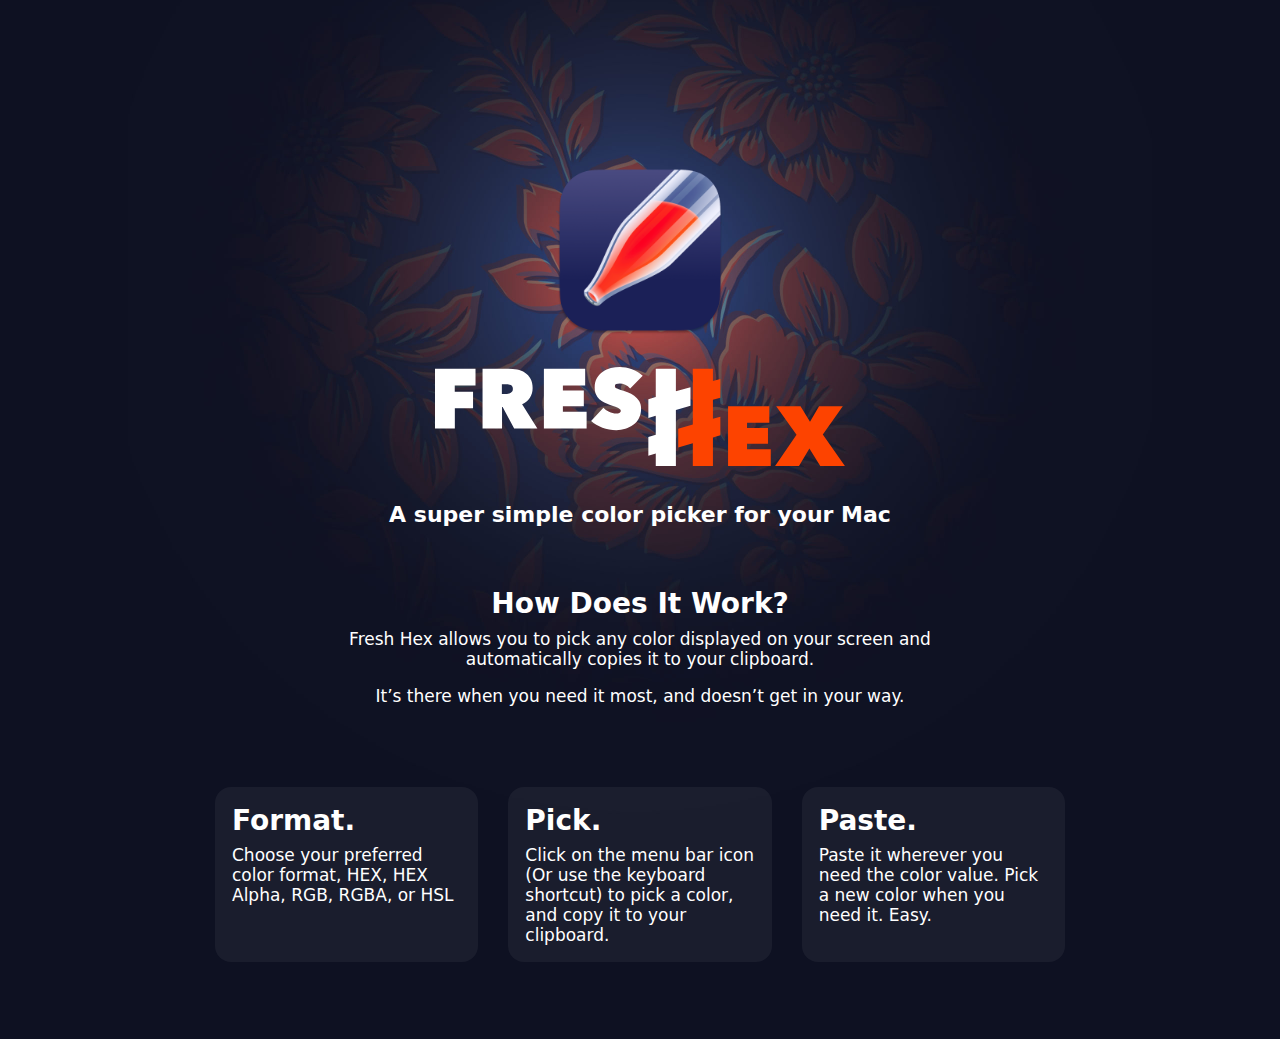
<file: index.html>
<!DOCTYPE html>
<html lang="en">
<head>
    <meta charset="UTF-8">
    <meta name="viewport" content="width=device-width">
    <title>Fresh Hex - A color picker for your Mac</title>
    <link rel="stylesheet" href="css/styles.css">
</head>
<body>
    <div class="container">
        <header class="header">
            <img src="img/icon_512x512@2x.png" alt="Fresh Hex App Icon" class="icon">
            <h1 class="logo"><img src="svg/logo.svg" alt="Fresh Hex Logo" width="410" height="99" ><span>Fresh Hex</span></h1>
            <h2>A super simple color picker for your Mac</h2>
        </header>
        <main class="main columns">
            <div class="main__intro">
                <h3>How Does It Work?</h3>
                <p>Fresh Hex allows you to pick any color displayed on your screen and automatically copies it to your clipboard.</p>
                <p>It’s there when you need it most, and doesn’t get in your way.</p>
                <!--<a href="#">Download</a>-->
            </div>
            <div class="main__features">
                <div class="main__features--feature">
                    
                    <div class="feature-text">
                        <h4>Format.</h4>
                        <p>Choose your preferred color format, HEX, HEX Alpha, RGB, RGBA, or HSL</p>
                    </div>
                </div>
                <div class="main__features--feature">
                   
                    <div class="feature-text">
                        <h5>Pick.</h5>
                        <p>Click on the menu bar icon (Or use the keyboard shortcut) to pick a color, and copy it to your clipboard. </p>
                    </div>
                </div>
                <div class="main__features--feature">
                    
                    <div class="feature-text">
                        <h6>Paste.</h6>
                        <p>Paste it wherever you need the color value. Pick a new color when you need it. Easy.</p>
                    </div>
                </div>
            </div>
        </main>
    </div>
        <footer class="footer">
            
        </footer>

</body>
</html>
</file>
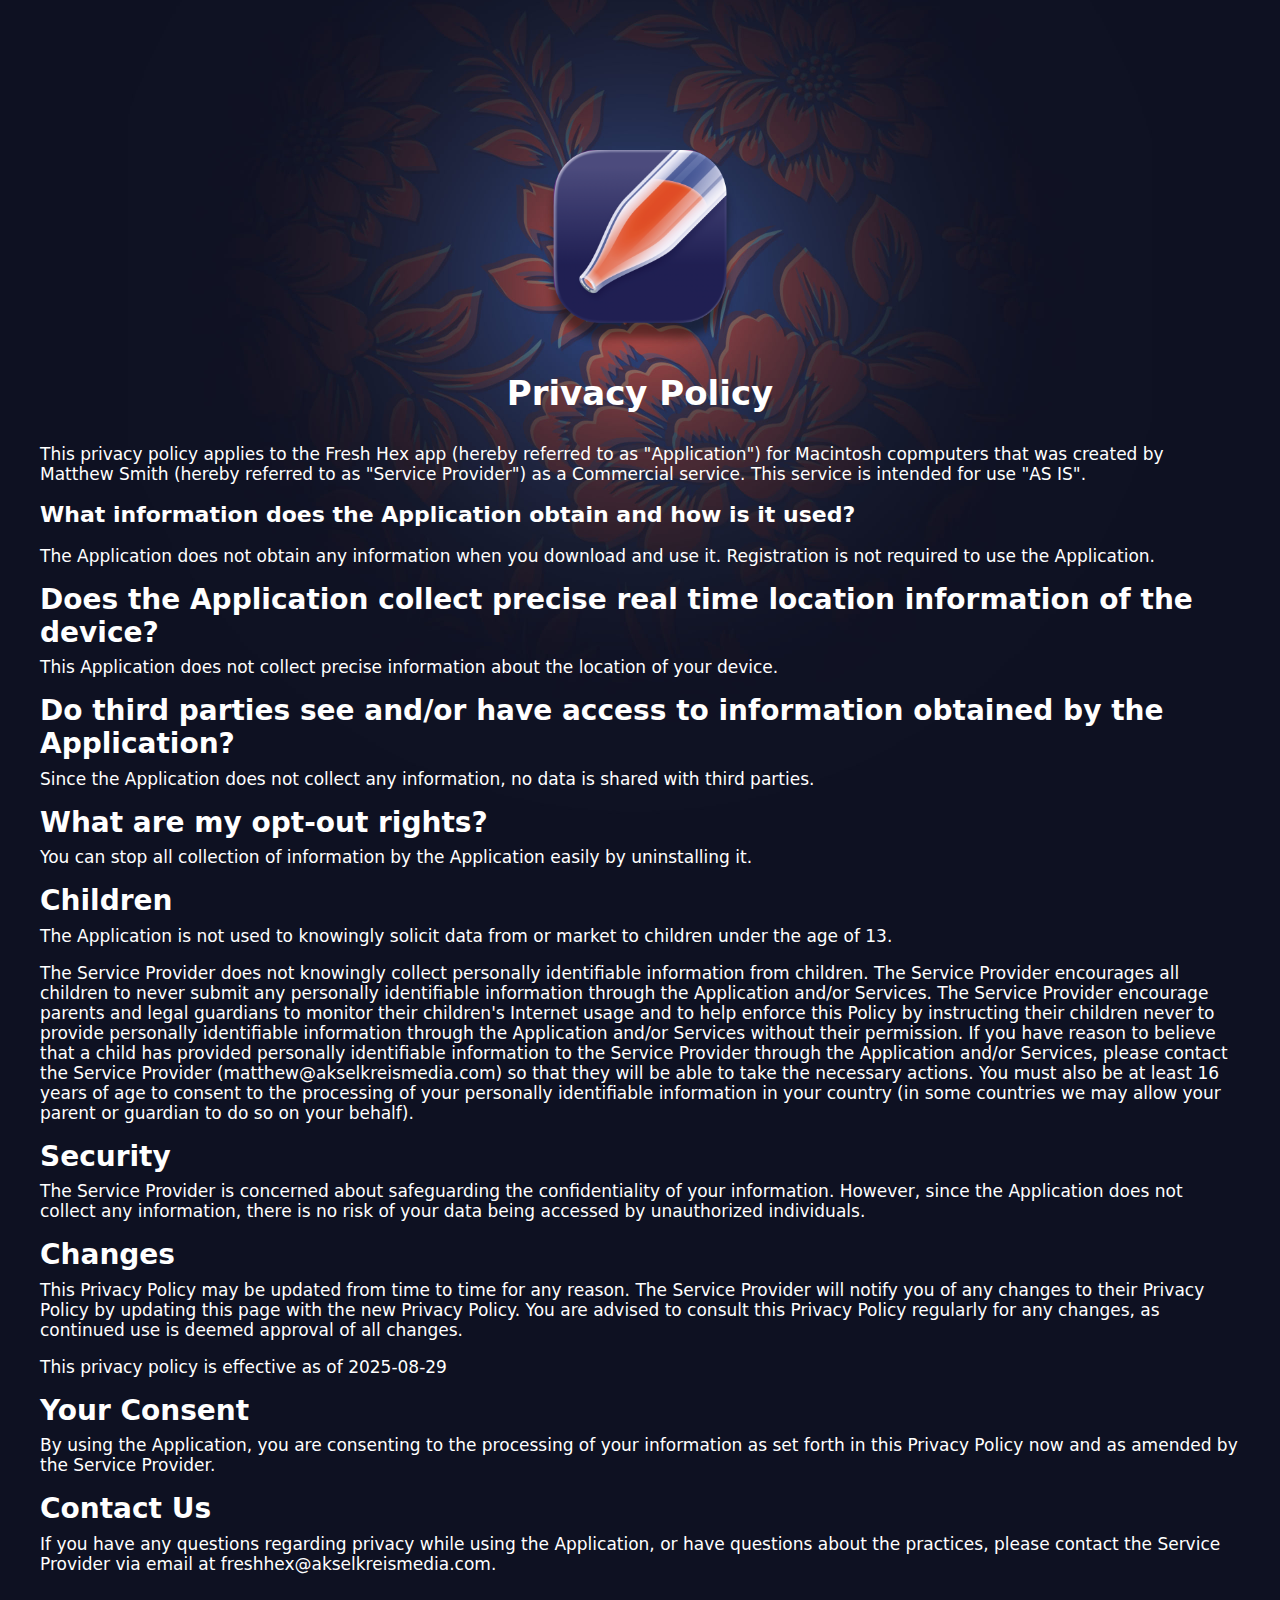
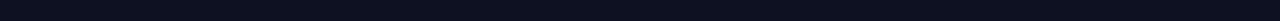
<file: privacy-policy.html>
<!DOCTYPE html>
    <html>
    <head>
      <meta charset='utf-8'>
      <meta name='viewport' content='width=device-width'>
      <title>Privacy Policy</title>
      <link rel="stylesheet" href="css/styles.css">
    </head>
    <body>
        <div class="container">
            <header class="header">
                <img src="img/icon.png" alt="Fresh Hex App Icon" class="icon">
                <h1>Privacy Policy</h1>
            </header>
            <main class="main left-align">
                <p>This privacy policy applies to the Fresh Hex app (hereby referred to as "Application") for Macintosh copmputers that was created by Matthew Smith (hereby referred to as "Service Provider") as a Commercial service. This service is intended for use "AS IS".</p>
                <h2>What information does the Application obtain and how is it used?</h2>
                <p>The Application does not obtain any information when you download and use it. Registration is not required to use the Application.</p>
                <h3>Does the Application collect precise real time location information of the device?</h3>
                <p>This Application does not collect precise information about the location of your device.</p>
                <h3>Do third parties see and/or have access to information obtained by the Application?</h3>
                <p>Since the Application does not collect any information, no data is shared with third parties.</p>
                <h4>What are my opt-out rights?</h4>
                <p>You can stop all collection of information by the Application easily by uninstalling it.</p>
                <h4>Children</h4>
                <p>The Application is not used to knowingly solicit data from or market to children under the age of 13.</p>
                <p>The Service Provider does not knowingly collect personally identifiable information from children. The Service Provider encourages all children to never submit any personally identifiable information through the Application and/or Services. The Service Provider encourage parents and legal guardians to monitor their children's Internet usage and to help enforce this Policy by instructing their children never to provide personally identifiable information through the Application and/or Services without their permission. If you have reason to believe that a child has provided personally identifiable information to the Service Provider through the Application and/or Services, please contact the Service Provider (matthew@akselkreismedia.com) so that they will be able to take the necessary actions. You must also be at least 16 years of age to consent to the processing of your personally identifiable information in your country (in some countries we may allow your parent or guardian to do so on your behalf).</p>
                <h5>Security</h5>
                <p>The Service Provider is concerned about safeguarding the confidentiality of your information. However, since the Application does not collect any information, there is no risk of your data being accessed by unauthorized individuals.</p>
                <h5>Changes</h5>
                <p>This Privacy Policy may be updated from time to time for any reason. The Service Provider will notify you of any changes to their Privacy Policy by updating this page with the new Privacy Policy. You are advised to consult this Privacy Policy regularly for any changes, as continued use is deemed approval of all changes.</p>
                <p>This privacy policy is effective as of 2025-08-29</p>
                <h6>Your Consent</h6>
                <p>By using the Application, you are consenting to the processing of your information as set forth in this Privacy Policy now and as amended by the Service Provider.</p>
                <h6>Contact Us</h6>
                <p>If you have any questions regarding privacy while using the Application, or have questions about the practices, please contact the Service Provider via email at freshhex@akselkreismedia.com.</p>
            </main>
            </div>
            <footer class="footer">
            
            </footer>
    </body>
    </html>
</file>
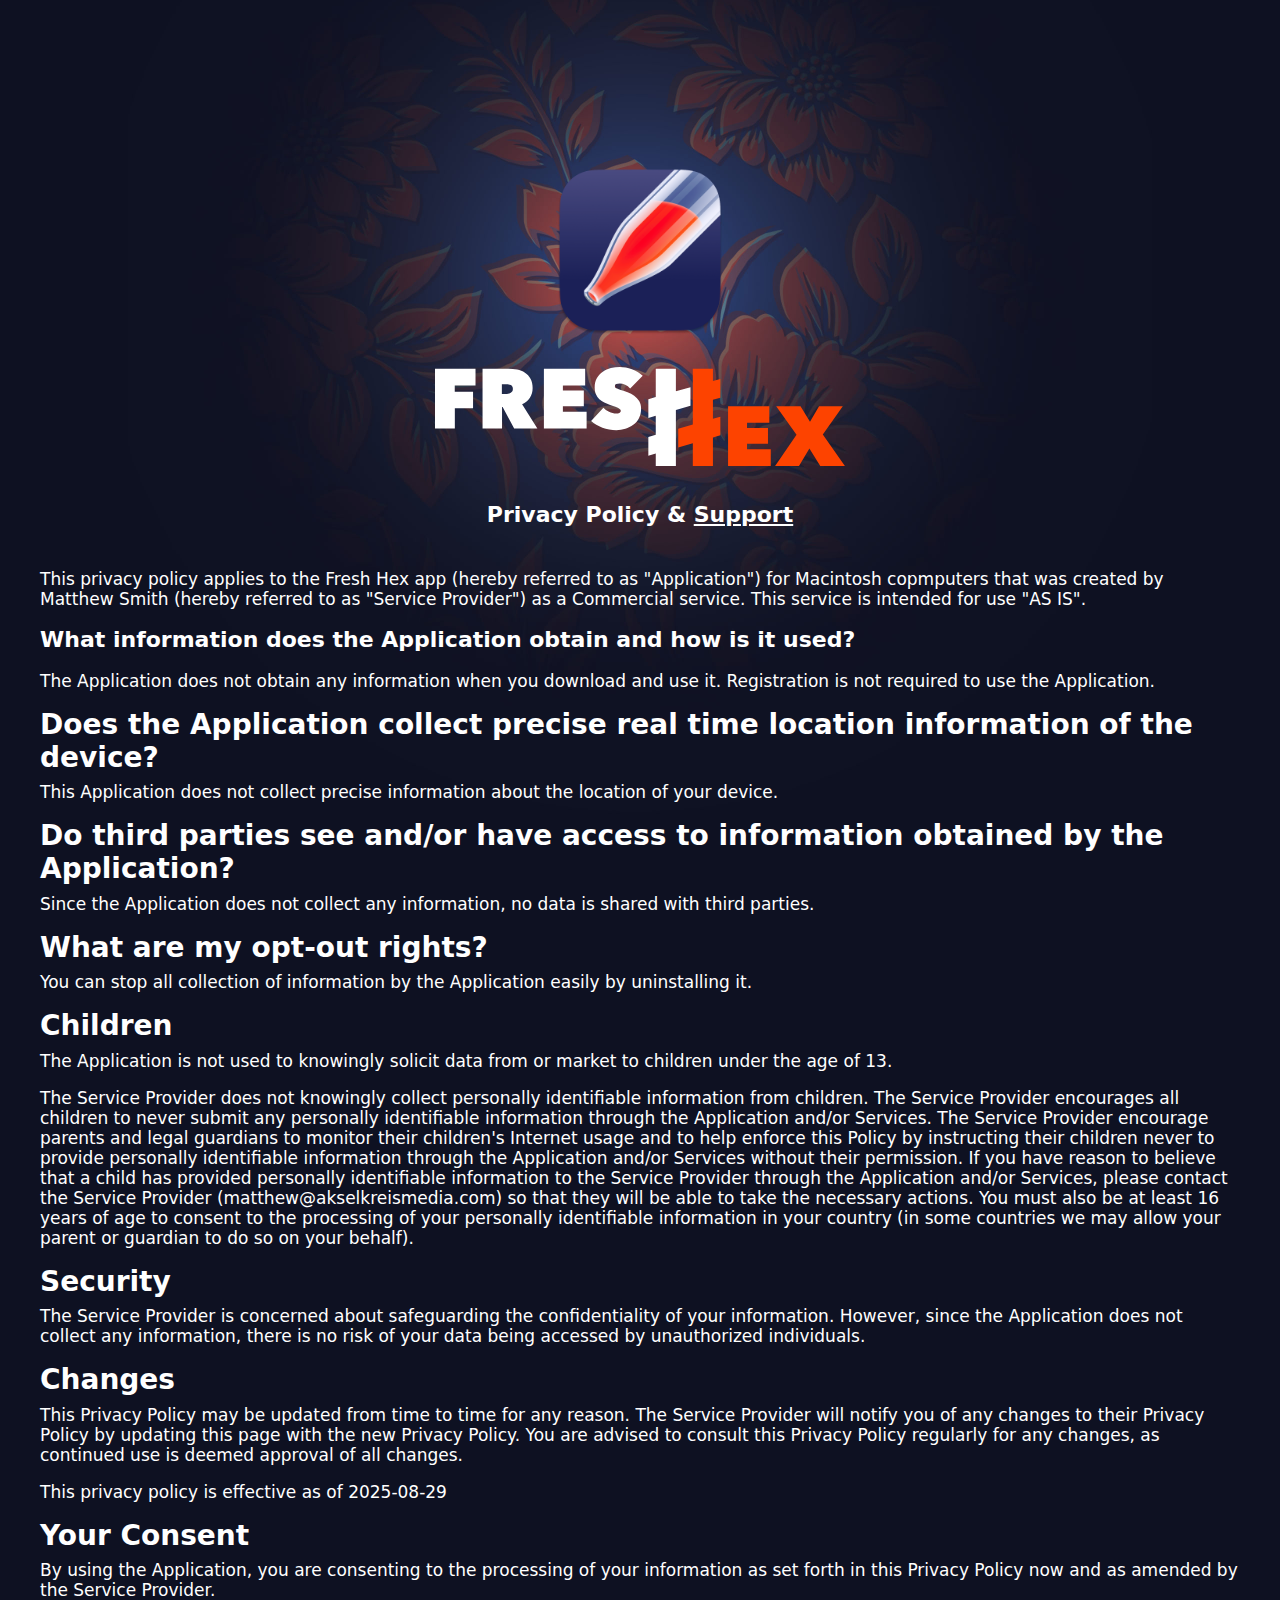
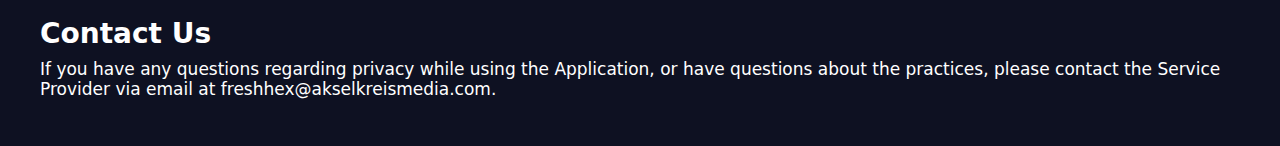
<file: privacy-support.html>
<!DOCTYPE html>
<html lang="en">
<head>
    <meta charset="UTF-8">
    <meta name="viewport" content="width=device-width">
    <title>Fresh Hex - A color picker for your Mac</title>
    <meta name="description" content="Free Web tutorials">
    <meta name="keywords" content="Color Picker, Easy color picker, Color Picker for Mac, Macintosh, MacOS, Color Sampler, Color Chooser">
    <meta name="author" content="Matthew Smith">
    <link rel="stylesheet" href="css/styles.css">
    <meta name="theme-color" content="#0E1122">
    <link rel="apple-touch-icon" sizes="180x180" href="/apple-touch-icon.png">
    <link rel="icon" type="image/png" sizes="32x32" href="/favicon-32x32.png">
    <link rel="icon" type="image/png" sizes="16x16" href="/favicon-16x16.png">
    <link rel="manifest" href="/site.webmanifest">
</head>
    <body>
        <div class="container">
            <header class="header">
                <img src="img/icon_512x512@2x.png" alt="Fresh Hex App Icon" class="icon">
            <h1 class="logo"><img src="svg/logo.svg" alt="Fresh Hex Logo" width="410" height="99" ><span>Fresh Hex</span></h1>
                <h2 class="headline">Privacy Policy & <a href="#support">Support</a></h2>
            </header>
            <main class="main left-align">
                <p>This privacy policy applies to the Fresh Hex app (hereby referred to as "Application") for Macintosh copmputers that was created by Matthew Smith (hereby referred to as "Service Provider") as a Commercial service. This service is intended for use "AS IS".</p>
                <h2>What information does the Application obtain and how is it used?</h2>
                <p>The Application does not obtain any information when you download and use it. Registration is not required to use the Application.</p>
                <h3>Does the Application collect precise real time location information of the device?</h3>
                <p>This Application does not collect precise information about the location of your device.</p>
                <h3>Do third parties see and/or have access to information obtained by the Application?</h3>
                <p>Since the Application does not collect any information, no data is shared with third parties.</p>
                <h4>What are my opt-out rights?</h4>
                <p>You can stop all collection of information by the Application easily by uninstalling it.</p>
                <h4>Children</h4>
                <p>The Application is not used to knowingly solicit data from or market to children under the age of 13.</p>
                <p>The Service Provider does not knowingly collect personally identifiable information from children. The Service Provider encourages all children to never submit any personally identifiable information through the Application and/or Services. The Service Provider encourage parents and legal guardians to monitor their children's Internet usage and to help enforce this Policy by instructing their children never to provide personally identifiable information through the Application and/or Services without their permission. If you have reason to believe that a child has provided personally identifiable information to the Service Provider through the Application and/or Services, please contact the Service Provider (matthew@akselkreismedia.com) so that they will be able to take the necessary actions. You must also be at least 16 years of age to consent to the processing of your personally identifiable information in your country (in some countries we may allow your parent or guardian to do so on your behalf).</p>
                <h5>Security</h5>
                <p>The Service Provider is concerned about safeguarding the confidentiality of your information. However, since the Application does not collect any information, there is no risk of your data being accessed by unauthorized individuals.</p>
                <h5>Changes</h5>
                <p>This Privacy Policy may be updated from time to time for any reason. The Service Provider will notify you of any changes to their Privacy Policy by updating this page with the new Privacy Policy. You are advised to consult this Privacy Policy regularly for any changes, as continued use is deemed approval of all changes.</p>
                <p>This privacy policy is effective as of 2025-08-29</p>
                <h6>Your Consent</h6>
                <p>By using the Application, you are consenting to the processing of your information as set forth in this Privacy Policy now and as amended by the Service Provider.</p>
                <h6 id="support">Contact Us</h6>
                <p>If you have any questions regarding privacy while using the Application, or have questions about the practices, please contact the Service Provider via email at freshhex@akselkreismedia.com.</p>
            </main>
            </div>
            <footer class="footer">
            
            </footer>
    </body>
    </html>
</file>
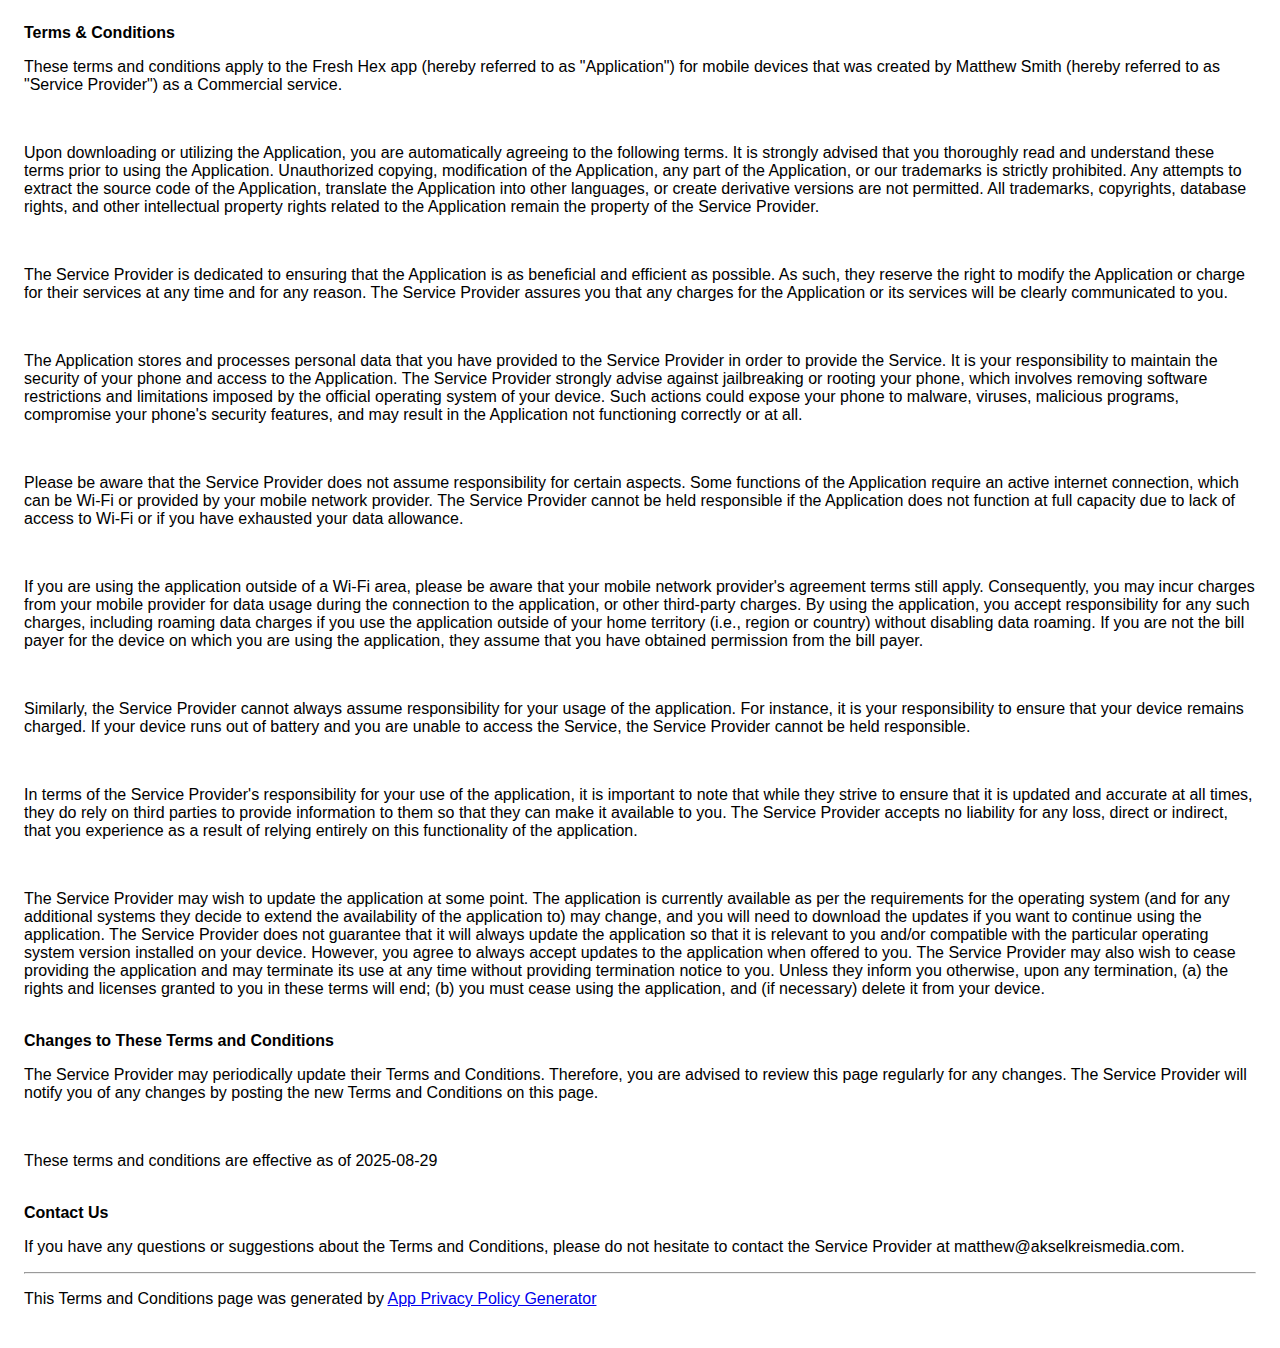
<file: terms-conditions.html>
<!DOCTYPE html>
    <html>
    <head>
      <meta charset='utf-8'>
      <meta name='viewport' content='width=device-width'>
      <title>Terms &amp; Conditions</title>
      <style> body { font-family: 'Helvetica Neue', Helvetica, Arial, sans-serif; padding:1em; } </style>
    </head>
    <body>
    <strong>Terms &amp; Conditions</strong><br><p>These terms and conditions apply to the Fresh Hex app (hereby referred to as "Application") for mobile devices that was created by Matthew Smith (hereby referred to as "Service Provider") as a Commercial service.</p><br><p>Upon downloading or utilizing the Application, you are automatically agreeing to the following terms. It is strongly advised that you thoroughly read and understand these terms prior to using the Application. Unauthorized copying, modification of the Application, any part of the Application, or our trademarks is strictly prohibited. Any attempts to extract the source code of the Application, translate the Application into other languages, or create derivative versions are not permitted. All trademarks, copyrights, database rights, and other intellectual property rights related to the Application remain the property of the Service Provider.</p><br><p>The Service Provider is dedicated to ensuring that the Application is as beneficial and efficient as possible. As such, they reserve the right to modify the Application or charge for their services at any time and for any reason. The Service Provider assures you that any charges for the Application or its services will be clearly communicated to you.</p><br><p>The Application stores and processes personal data that you have provided to the Service Provider in order to provide the Service. It is your responsibility to maintain the security of your phone and access to the Application. The Service Provider strongly advise against jailbreaking or rooting your phone, which involves removing software restrictions and limitations imposed by the official operating system of your device. Such actions could expose your phone to malware, viruses, malicious programs, compromise your phone's security features, and may result in the Application not functioning correctly or at all.</p><!----><br><p>Please be aware that the Service Provider does not assume responsibility for certain aspects. Some functions of the Application require an active internet connection, which can be Wi-Fi or provided by your mobile network provider. The Service Provider cannot be held responsible if the Application does not function at full capacity due to lack of access to Wi-Fi or if you have exhausted your data allowance.</p><br><p>If you are using the application outside of a Wi-Fi area, please be aware that your mobile network provider's agreement terms still apply. Consequently, you may incur charges from your mobile provider for data usage during the connection to the application, or other third-party charges. By using the application, you accept responsibility for any such charges, including roaming data charges if you use the application outside of your home territory (i.e., region or country) without disabling data roaming. If you are not the bill payer for the device on which you are using the application, they assume that you have obtained permission from the bill payer.</p><br><p>Similarly, the Service Provider cannot always assume responsibility for your usage of the application. For instance, it is your responsibility to ensure that your device remains charged. If your device runs out of battery and you are unable to access the Service, the Service Provider cannot be held responsible.</p><br><p>In terms of the Service Provider's responsibility for your use of the application, it is important to note that while they strive to ensure that it is updated and accurate at all times, they do rely on third parties to provide information to them so that they can make it available to you. The Service Provider accepts no liability for any loss, direct or indirect, that you experience as a result of relying entirely on this functionality of the application.</p><br><p>The Service Provider may wish to update the application at some point. The application is currently available as per the requirements for the operating system (and for any additional systems they decide to extend the availability of the application to) may change, and you will need to download the updates if you want to continue using the application. The Service Provider does not guarantee that it will always update the application so that it is relevant to you and/or compatible with the particular operating system version installed on your device. However, you agree to always accept updates to the application when offered to you. The Service Provider may also wish to cease providing the application and may terminate its use at any time without providing termination notice to you. Unless they inform you otherwise, upon any termination, (a) the rights and licenses granted to you in these terms will end; (b) you must cease using the application, and (if necessary) delete it from your device.</p><br><strong>Changes to These Terms and Conditions</strong><p>The Service Provider may periodically update their Terms and Conditions. Therefore, you are advised to review this page regularly for any changes. The Service Provider will notify you of any changes by posting the new Terms and Conditions on this page.</p><br><p>These terms and conditions are effective as of 2025-08-29</p><br><strong>Contact Us</strong><p>If you have any questions or suggestions about the Terms and Conditions, please do not hesitate to contact the Service Provider at matthew@akselkreismedia.com.</p><hr><p>This Terms and Conditions page was generated by <a href="https://app-privacy-policy-generator.nisrulz.com/" target="_blank" rel="noopener noreferrer">App Privacy Policy Generator</a></p>
    </body>
    </html>
</file>
<file: css/styles.css>
:root {
  --primary: #0E1122;
  --secondary: #FA0F24;
  --light: #FFFFFF;
  --spacing: 30px;
}

body,
html {
    background: var(--primary);
    color: var(--light);
    box-sizing: border-box;
    padding: 0;
    margin: 0;

    font-family: Avenir, system-ui, sans-serif;
    font-weight: normal;
    font-size: 17px;

    background: var(--primary) url('../img/bg.jpg') no-repeat;
    background-position: center -105px;
    background-size: 512px;

    @media screen and (min-width: 600px) {
        background-size: 1024px;
        background-position: center -210px;
    }
}

h1 {

}

h2 {
    font-size: 22px;
}

h3, h4, h5, h6 {
    font-weight: bold;
    font-size: 28px;
    margin: .5rem auto;
}

p {
    margin: .5rem 0 1rem;
}

a {
    color: var(--light);

    &.button {
        display: inline-block;
        background: var(--secondary);
        color: var(--light);
        padding: .6rem 1rem;
        border-radius: 8px;
        text-decoration: none;
        transition: background 0.15s ease;
        border: 1px solid var(--secondary);

        &:hover {
            background: transparent;
            color: var(--light);
            border-color: var(--light);

        }
    }
}

.headline {
    font-size: 22px;
    text-align: center;
    margin-bottom: 2rem;
    
}

.container {
    display: flex;
    flex-direction: column;
    align-items: center;
    max-width: 1200px;
    margin: 0 auto;
    padding: 75px 30px;

    @media screen and (min-width: 600px) {
        padding: 150px 30px 30px;
    }
}

.header {
    display: flex;
    flex-direction: column;
    align-items: center;
}

.icon {
    width: 100px;
    height: 100px;
    object-fit: cover;

    @media screen and (min-width: 600px) {
        width: 200px;
        height: 200px;
    }
}

.logo {
    width: 100%;
    max-width: 205px;
    height: auto;
    margin: 1rem 0 1rem;

    @media screen and (min-width: 600px) {
        max-width: 410px;
        margin: 1rem 0 1rem;
        width: 100%;
        max-width: 410px;
        }


    img {
        display: block;
    }

    span {
        text-indent: 9999px;
        color: rgba(255,255,255,0);
        visibility: hidden;
        display: none;
    }
}

.main {
    
    .main__intro {
        max-width: 600px;
        margin: 2rem auto;
        text-align: center;
    }

    .main__features {
        margin: 30px auto;
        max-width: 850px;

  
    }

    .main__features--feature {
        display: flex;
        background: rgba(255,255,255,.05);
        padding: .5rem 1rem 0;
        border-radius: 16px;
        margin-bottom: 1rem;
    }
}

@media screen and (min-width: 600px) {


    .main__features {
        display: grid;
        grid-template-columns: repeat(3, 1fr);
            margin: 50px auto;

            grid-gap: 30px;
    }
}

.columns {
    display: grid;
    
    &.two {
        grid-template-columns: repeat(2, 1fr);
    }
    
}

.footer {

}

img {
    max-width: 100%;
    height: auto;
}

.left-align {
    text-align: left;
}

.feature-image {
    display: inline-block;
    transform: translateY(4px);
    animation: shadow 5s infinite ease-in-out;
}

@keyframes shadow {
    0% {
        box-shadow: 0 0 20px 10px rgba(255,255,255,.05);
    }
    50% {
        box-shadow: 0 0 20px 10px rgba(255,255,255,.3);
    }
    100% {
        box-shadow: 0 0 20px 10px rgba(255,255,255,.05);
    }
}
</file>
